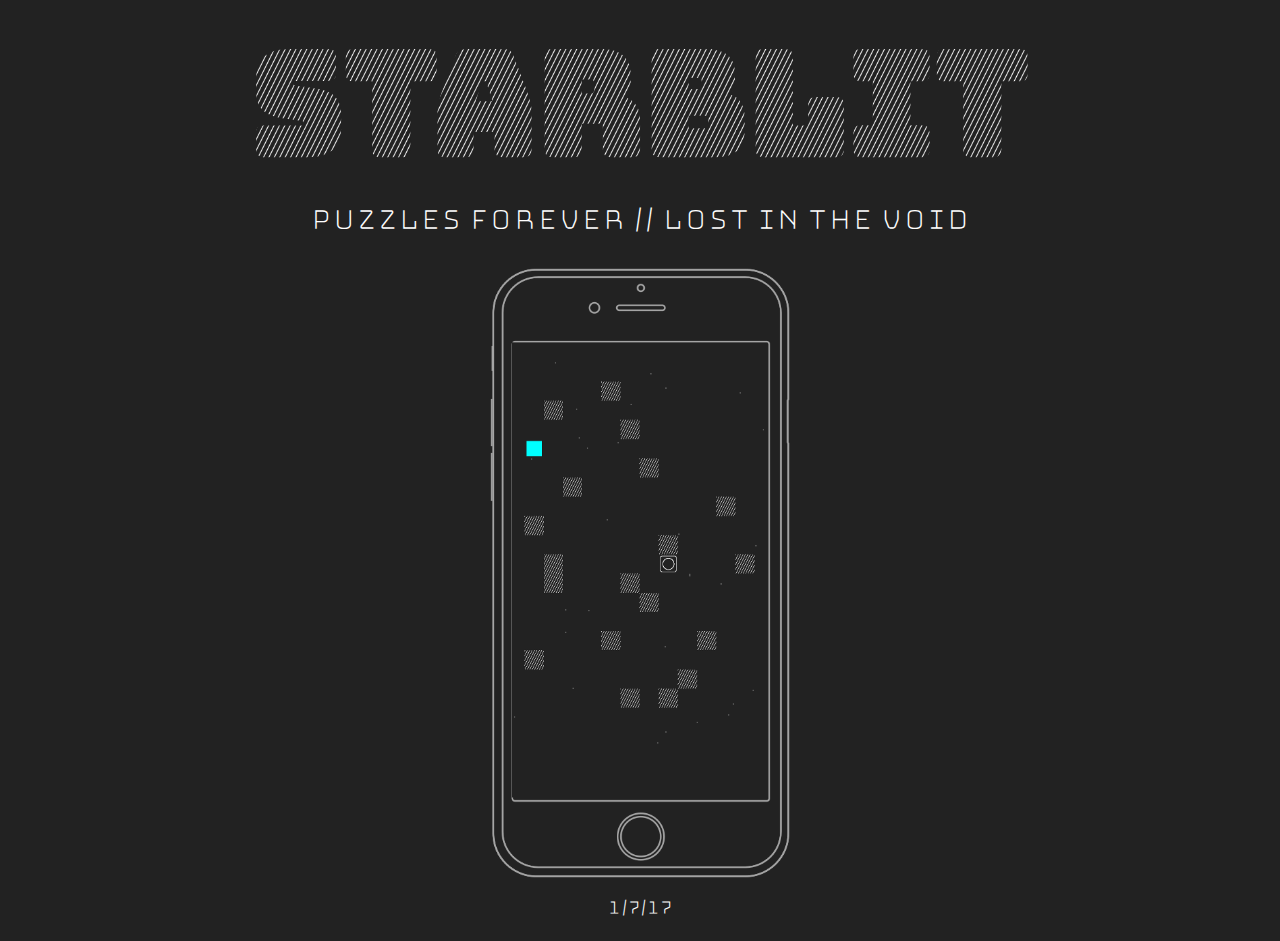
<file: index.html>
<html>

<head>
	<link rel="stylesheet" href="website/styles/main.css">
	<link href="https://fonts.googleapis.com/css?family=Bungee|Bungee+Hairline" rel="stylesheet">
	<link href="https://fonts.googleapis.com/css?family=Titillium+Web" rel="stylesheet">
	<meta name=viewport content='width=700'>
</head>

<body>
	<h1>STARBLIT</h1>
	<h2>Puzzles Forever // Lost in the void</h2>
	<p align="center">
		<img src="website/styles/images/phone-shot.png" class="screenshot"></img>
	</p>
	<h3> 1/7/17 </h3>
</body>
</html>
</file>
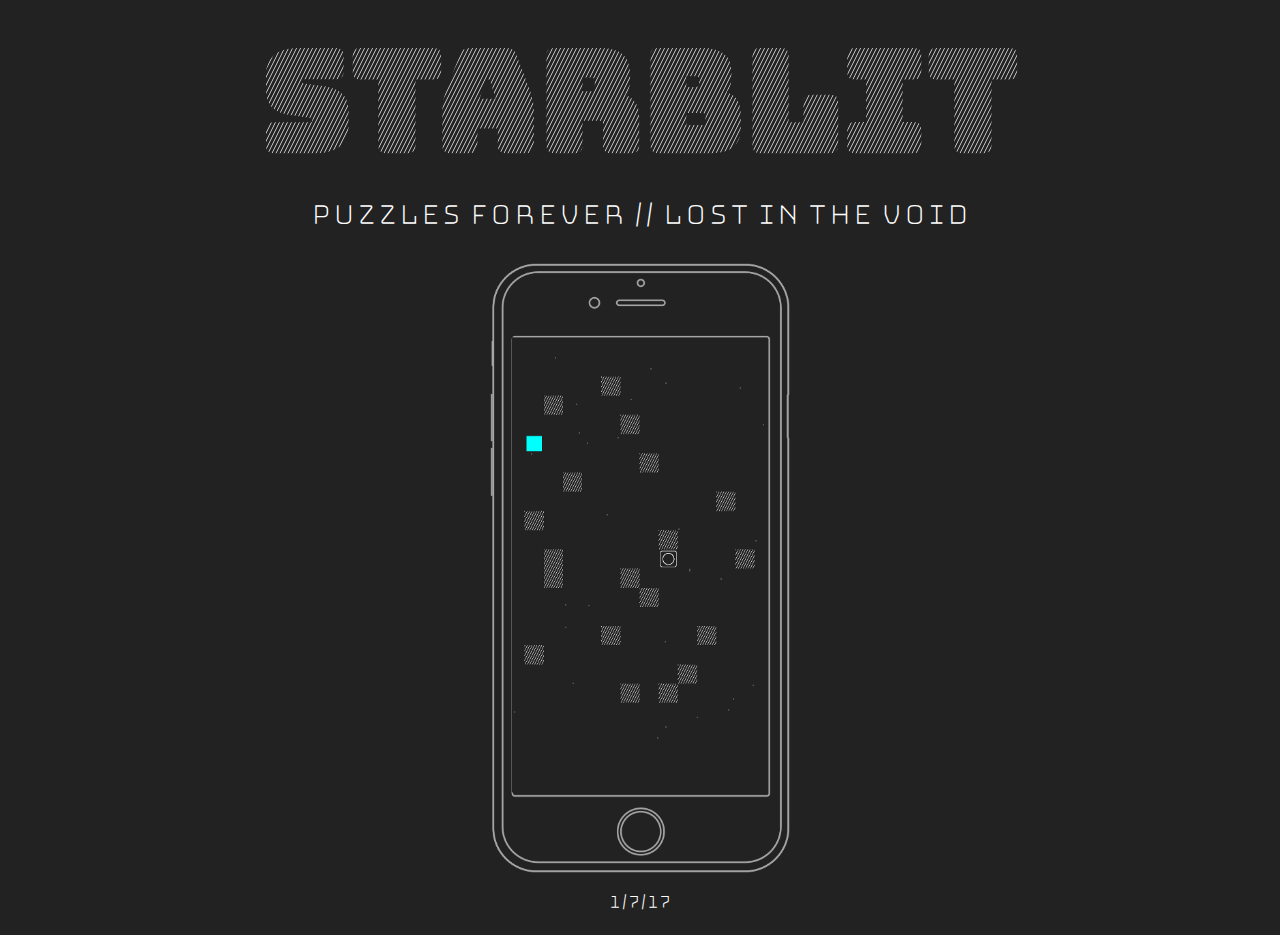
<file: docs/index.html>
<html>

<head>
	<link rel="stylesheet" href="styles/main.css">
	<link href="https://fonts.googleapis.com/css?family=Bungee|Bungee+Hairline" rel="stylesheet">
</head>

<body>
	<h1>STARBLIT</h1>
	<h2>Puzzles Forever // Lost in the void</h2>
	<p align="center">
		<img src="styles/images/phone-shot.png" height="610" width="300"></img>
	</p>
	<h3> 1/7/17 </h3>
</body>
</html>
</file>
<file: website/styles/main.css>
body {
    background: #222222;
}

h1 {
   color: transparent;  
   font-family: 'Bungee', cursive;
   text-align: center;
   font-size: 9em;
   background: url(images/background-text.png);
   background-size: 0.3em 0.3em;
   -webkit-background-clip: text;
   margin-bottom: 0px
}

h2 {
	color: white;  
	text-align: center;
	font-family: 'Bungee Hairline', cursive;
	font-size: 2em;
	margin-top: 0px
}

h3 {
	color: white;  
	text-align: center;
	font-family: 'Bungee Hairline', cursive;
	font-size: 1.3em;
	margin-top: 0px
}

.screenshot{
	width:300px;
	height:610px;
}

@media (max-width: 768px) {
    h1{
    	background-size: 0.4em 0.4em;
    	font-size: 6em;
    }
    h2{
    	font-size: 1.5em;
    	font-family: 'Titillium Web', sans-serif;
    }
    .screenshot {
		width:80%;
		height:auto;
	}
}
</file>
<file: docs/styles/main.css>
body {
    background: #222222;
}

h1 {
   color: transparent;  
   font-family: 'Bungee', cursive;
   text-align: center;
   font-size: 140px;
   background: url(images/background-text.png);
   background-size: 32px 32px;
   -webkit-background-clip: text;
   margin-bottom: 0px
}

h2 {
	color: white;  
	text-align: center;
	font-family: 'Bungee Hairline', cursive;
	font-size: 32px;
	margin-top: 0px
}

h3 {
	color: white;  
	text-align: center;
	font-family: 'Bungee Hairline', cursive;
	font-size: 20px;
	margin-top: 0px
}
</file>
